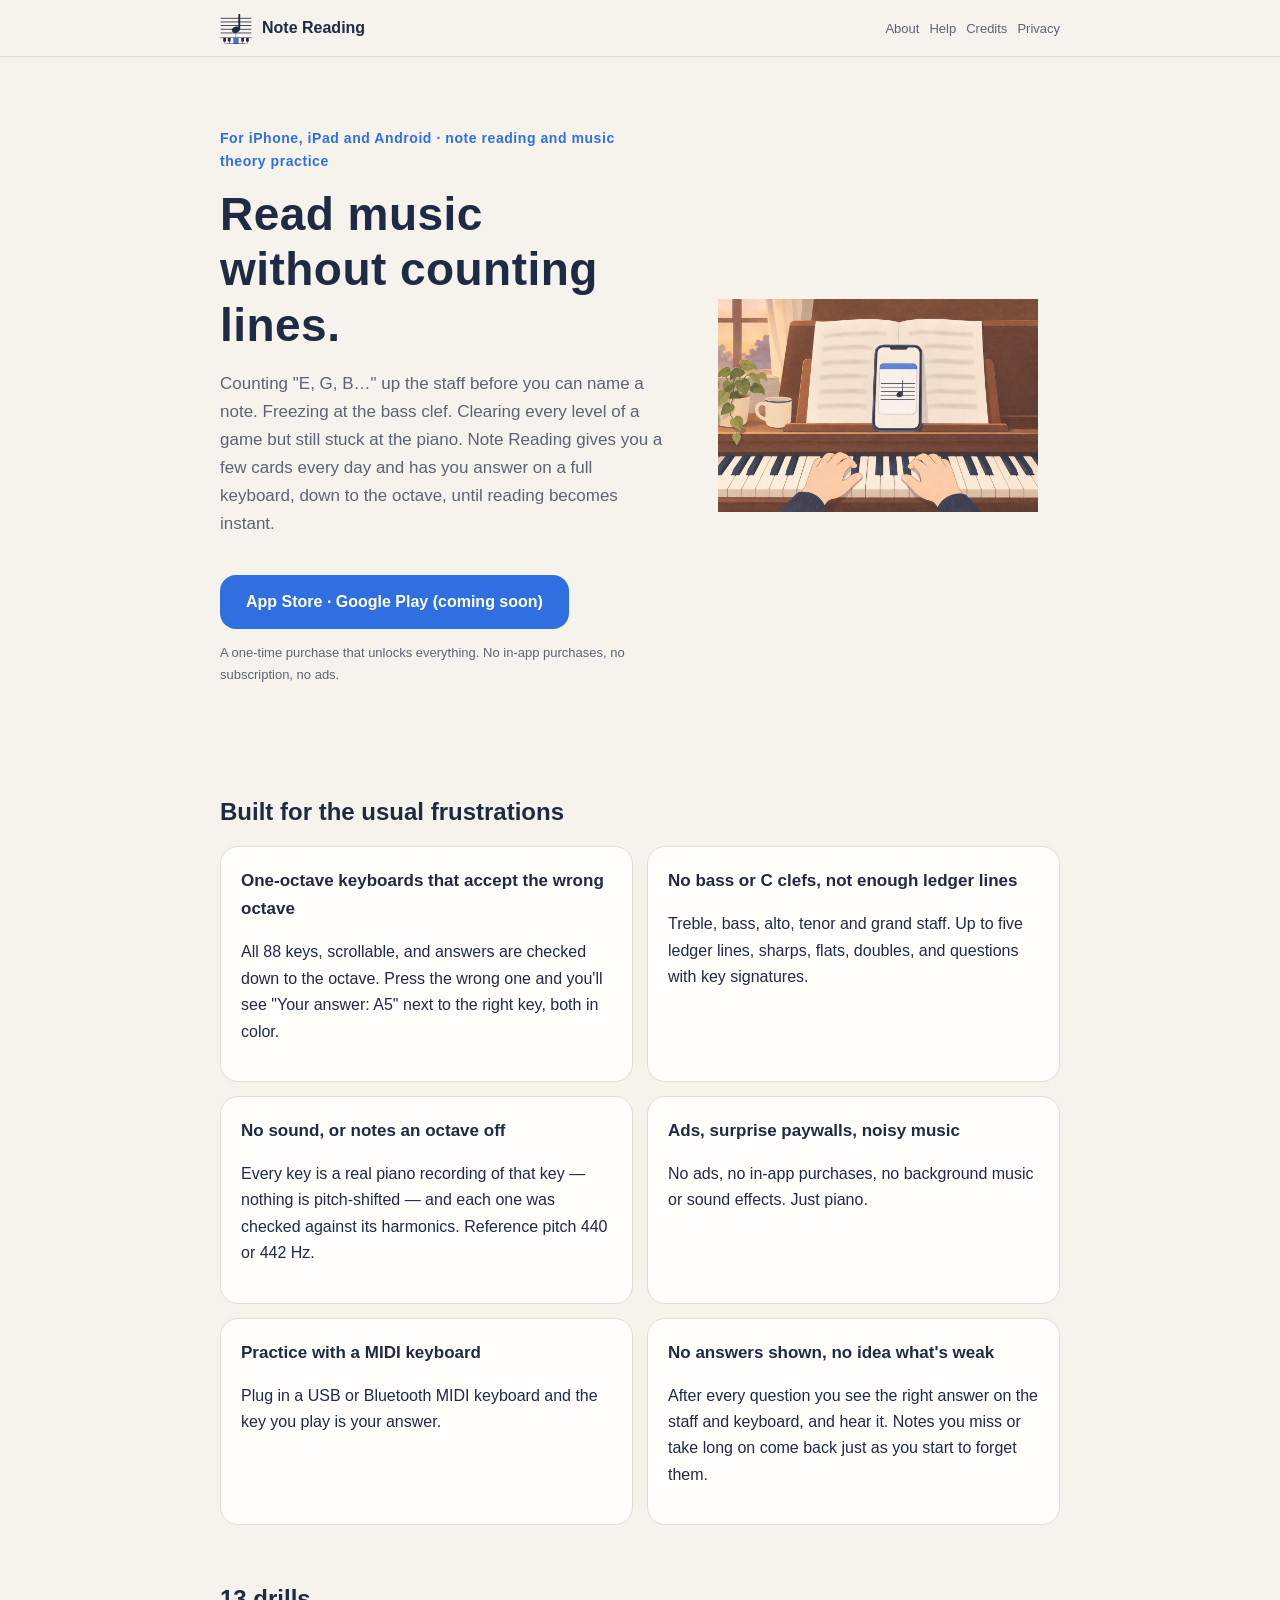
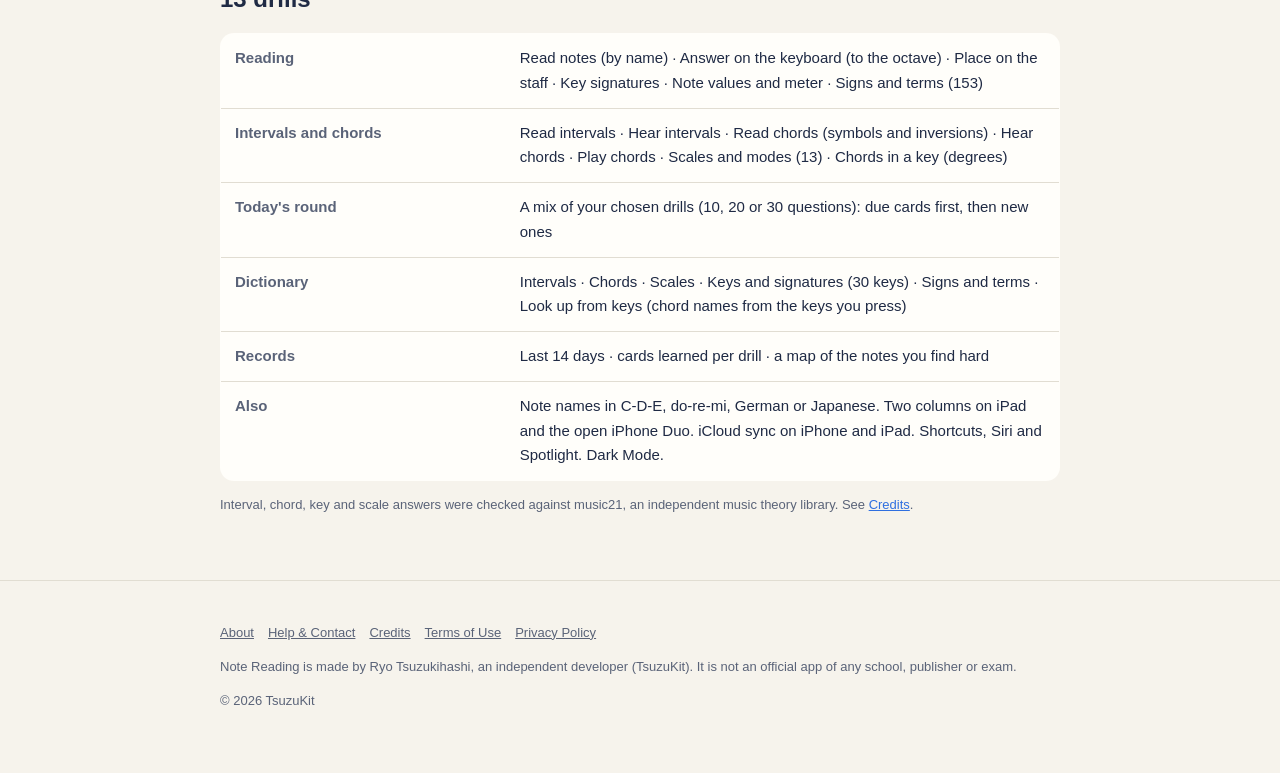
<file: index.html>
<!DOCTYPE html>
<html lang="ja" data-title-ja="譜読みカード｜譜読み・楽典・聴音の練習（iPhone・iPad・Android）" data-title-en="Note Reading | Sight-reading and music theory practice">
<head>
<meta charset="UTF-8">
<meta name="viewport" content="width=device-width, initial-scale=1">
<script>(function(){var l=navigator.languages&&navigator.languages.length?navigator.languages:[navigator.language||"ja"],p="en";for(var i=0;i<l.length;i++){var c=String(l[i]).toLowerCase();if(c.indexOf("ja")===0){p="ja";break}if(c.indexOf("en")===0){p="en";break}}var d=document.documentElement;d.lang=p;var t=d.getAttribute("data-title-"+p);if(t){document.title=t}})();</script>
<title>譜読みカード｜譜読み・楽典・聴音の練習（iPhone・iPad・Android）</title>
<meta name="description" content="五線の音を線を数えずに読めるようになる練習アプリ。ト音・ヘ音・ハ音記号、88鍵でオクターブまで答える、音程・和音・調号・音階・用語、耳でも。広告なし・買い切り。 / Learn to read notes instantly in treble, bass and C clefs. Answer on a full 88-key keyboard down to the octave, plus intervals, chords, key signatures, scales, terms and ear training. No ads, one-time purchase.">
<meta property="og:title" content="譜読みカード｜譜読み・楽典・聴音の練習（iPhone・iPad・Android）">
<meta property="og:description" content="五線の音を線を数えずに読めるようになる練習アプリ。ト音・ヘ音・ハ音記号、88鍵でオクターブまで答える、音程・和音・調号・音階・用語、耳でも。広告なし・買い切り。">
<meta property="og:type" content="website">
<meta property="og:url" content="https://fuyomi.tsuzukit.com/">
<meta property="og:image" content="https://fuyomi.tsuzukit.com/assets/og.jpg">
<link rel="icon" href="assets/icon.png">
<link rel="apple-touch-icon" href="assets/icon.png">
<link rel="stylesheet" href="style.css">
</head>
<body>
<div data-l="ja" lang="ja">
<header class="site"><div class="wrap">
<a class="brand" href="./"><img src="assets/icon.png" alt="" width="32" height="32">譜読みカード</a>
<nav class="site"><a href="./">紹介</a><a href="support.html">使い方</a><a href="sources.html">出典</a><a href="privacy.html">プライバシー</a></nav>
</div></header>
<main class="wrap">
<section class="hero">
<div>
<p class="eyebrow">iPhone・iPad・Android 向け・譜読みと楽典の練習</p>
<h1>線を数えずに、<br>楽譜を読む。</h1>
<p class="lead">「ド、レ、ミ…」と線を数えないと読めない。ヘ音記号になると止まる。ゲームではクリアできるのに、ピアノの前では読めない。「譜読みカード」は、五線の音を毎日少しずつカードで確かめ、鍵盤でオクターブまで答えて、本当に読めるようにするためのアプリです。</p>
<a class="cta" href="#store" id="store">App Store・Google Play で見る（準備中）</a>
<p class="note">買い切りの有料アプリです。一度買えば、すべての機能が使えます。アプリ内課金・サブスクリプション・広告はありません。</p>
</div>
<img src="assets/hero.jpg" alt="夕方のリビングで、ピアノの譜面台に立てかけたスマホに五線と音符のカードが出ていて、鍵盤に両手がのっている絵" width="360">
</section>

<h2>こんな困りごとのために作りました</h2>
<div class="grid two">
<div class="card"><h3>鍵盤が1オクターブしかない・オクターブちがいでも正解になる</h3><p>鍵盤は88鍵ぜんぶ。横に送れます。判定はオクターブまで。ちがう高さを押したときは「あなたの答え: ラ（A5）」と、押した鍵と正しい鍵を色で見せます。</p></div>
<div class="card"><h3>ヘ音記号やハ音記号が無い・加線が足りない</h3><p>ト音・ヘ音・アルト・テナー・大譜表の5つ。加線は上下5本まで、♯・♭・ダブルシャープ・ダブルフラット、調号つきの出題も選べます。</p></div>
<div class="card"><h3>音が出ない・1オクターブ高い音が鳴る</h3><p>ピアノの音は88鍵それぞれの本物の録音です（高さをずらして作っていません）。全部の鍵がその鍵の高さかを、倍音の並びで確かめました。基準の音は 440Hz と 442Hz。</p></div>
<div class="card"><h3>広告・後出しの課金・うるさい BGM</h3><p>広告もアプリ内課金もありません。BGM と効果音も入れていません。鳴るのはピアノの音だけです。</p></div>
<div class="card"><h3>MIDI の鍵盤で練習したい</h3><p>USB・Bluetooth の MIDI 鍵盤で、弾いた鍵がそのまま答えになります。</p></div>
<div class="card"><h3>正解を見せてくれない・苦手が分からない</h3><p>判定のあと、正しい答えを五線・鍵盤・音で必ず見せます。まちがえた音と、時間がかかった音は「苦手」に入り、忘れかけたころにもう一度出ます。</p></div>
</div>

<h2>13のドリル</h2>
<table>
<tr><th>譜を読む</th><td>音符を読む（音名で）・鍵盤で答える（オクターブまで）・五線に置く・調号・音符の長さと拍子・記号と用語（153語）</td></tr>
<tr><th>音程と和音</th><td>音程を見る・音程を聞く・和音を見る（コードネーム・転回形）・和音を聞く・コードを弾く・音階と旋法（13種）・調の中の和音（度数）</td></tr>
<tr><th>今日の1回</th><td>選んだドリルを混ぜた1回（10・20・30問）。忘れかけ → はじめて の順に出します</td></tr>
<tr><th>辞典</th><td>音程・和音・音階・調と調号（30調）・記号と用語・鍵盤から引く（押した音から和音の名前）</td></tr>
<tr><th>記録</th><td>14日の正解率・ドリルごとの覚えた数・苦手な音の地図（鍵盤の上に色）</td></tr>
<tr><th>そのほか</th><td>音名はドレミ・CDE・ドイツ音名・ハニホから。iPad と iPhone Duo を開いた横長の画面では、問いと答えを左右に並べます。iCloud で記録がそろいます（iPhone・iPad）。ショートカット・Siri・Spotlight。ダークモード</td></tr>
</table>
<p class="note">音程・和音・調・音階の答えは、別の作りの音楽理論のライブラリ music21 の答えと全部突き合わせて確かめています。くわしくは<a href="sources.html">素材の出典</a>へ。</p>
</main>
<footer class="site"><div class="wrap">
<p><a href="./">紹介</a><a href="support.html">使い方とお問い合わせ</a><a href="sources.html">素材の出典</a><a href="terms.html">利用規約</a><a href="privacy.html">プライバシーポリシー</a></p>
<p>譜読みカードは、個人開発者の續橋涼（TsuzuKit）が作っているアプリです。学校・教室・出版社・検定の公式アプリではありません。</p>
<p>© 2026 TsuzuKit</p>
</div></footer>
</div>
<div data-l="en" lang="en">
<header class="site"><div class="wrap">
<a class="brand" href="./"><img src="assets/icon.png" alt="" width="32" height="32">Note Reading</a>
<nav class="site"><a href="./">About</a><a href="support.html">Help</a><a href="sources.html">Credits</a><a href="privacy.html">Privacy</a></nav>
</div></header>
<main class="wrap">
<section class="hero">
<div>
<p class="eyebrow">For iPhone, iPad and Android · note reading and music theory practice</p>
<h1>Read music<br>without counting lines.</h1>
<p class="lead">Counting "E, G, B…" up the staff before you can name a note. Freezing at the bass clef. Clearing every level of a game but still stuck at the piano. Note Reading gives you a few cards every day and has you answer on a full keyboard, down to the octave, until reading becomes instant.</p>
<a class="cta" href="#store" id="store">App Store · Google Play (coming soon)</a>
<p class="note">A one-time purchase that unlocks everything. No in-app purchases, no subscription, no ads.</p>
</div>
<img src="assets/hero.jpg" alt="An evening living room: a phone leaning on a piano's music stand shows a card with one note on a staff, hands resting on the keys" width="360">
</section>

<h2>Built for the usual frustrations</h2>
<div class="grid two">
<div class="card"><h3>One-octave keyboards that accept the wrong octave</h3><p>All 88 keys, scrollable, and answers are checked down to the octave. Press the wrong one and you'll see "Your answer: A5" next to the right key, both in color.</p></div>
<div class="card"><h3>No bass or C clefs, not enough ledger lines</h3><p>Treble, bass, alto, tenor and grand staff. Up to five ledger lines, sharps, flats, doubles, and questions with key signatures.</p></div>
<div class="card"><h3>No sound, or notes an octave off</h3><p>Every key is a real piano recording of that key — nothing is pitch-shifted — and each one was checked against its harmonics. Reference pitch 440 or 442 Hz.</p></div>
<div class="card"><h3>Ads, surprise paywalls, noisy music</h3><p>No ads, no in-app purchases, no background music or sound effects. Just piano.</p></div>
<div class="card"><h3>Practice with a MIDI keyboard</h3><p>Plug in a USB or Bluetooth MIDI keyboard and the key you play is your answer.</p></div>
<div class="card"><h3>No answers shown, no idea what's weak</h3><p>After every question you see the right answer on the staff and keyboard, and hear it. Notes you miss or take long on come back just as you start to forget them.</p></div>
</div>

<h2>13 drills</h2>
<table>
<tr><th>Reading</th><td>Read notes (by name) · Answer on the keyboard (to the octave) · Place on the staff · Key signatures · Note values and meter · Signs and terms (153)</td></tr>
<tr><th>Intervals and chords</th><td>Read intervals · Hear intervals · Read chords (symbols and inversions) · Hear chords · Play chords · Scales and modes (13) · Chords in a key (degrees)</td></tr>
<tr><th>Today's round</th><td>A mix of your chosen drills (10, 20 or 30 questions): due cards first, then new ones</td></tr>
<tr><th>Dictionary</th><td>Intervals · Chords · Scales · Keys and signatures (30 keys) · Signs and terms · Look up from keys (chord names from the keys you press)</td></tr>
<tr><th>Records</th><td>Last 14 days · cards learned per drill · a map of the notes you find hard</td></tr>
<tr><th>Also</th><td>Note names in C-D-E, do-re-mi, German or Japanese. Two columns on iPad and the open iPhone Duo. iCloud sync on iPhone and iPad. Shortcuts, Siri and Spotlight. Dark Mode.</td></tr>
</table>
<p class="note">Interval, chord, key and scale answers were checked against music21, an independent music theory library. See <a href="sources.html">Credits</a>.</p>
</main>
<footer class="site"><div class="wrap">
<p><a href="./">About</a><a href="support.html">Help & Contact</a><a href="sources.html">Credits</a><a href="terms.html">Terms of Use</a><a href="privacy.html">Privacy Policy</a></p>
<p>Note Reading is made by Ryo Tsuzukihashi, an independent developer (TsuzuKit). It is not an official app of any school, publisher or exam.</p>
<p>© 2026 TsuzuKit</p>
</div></footer>
</div>
</body>
</html>
</file>
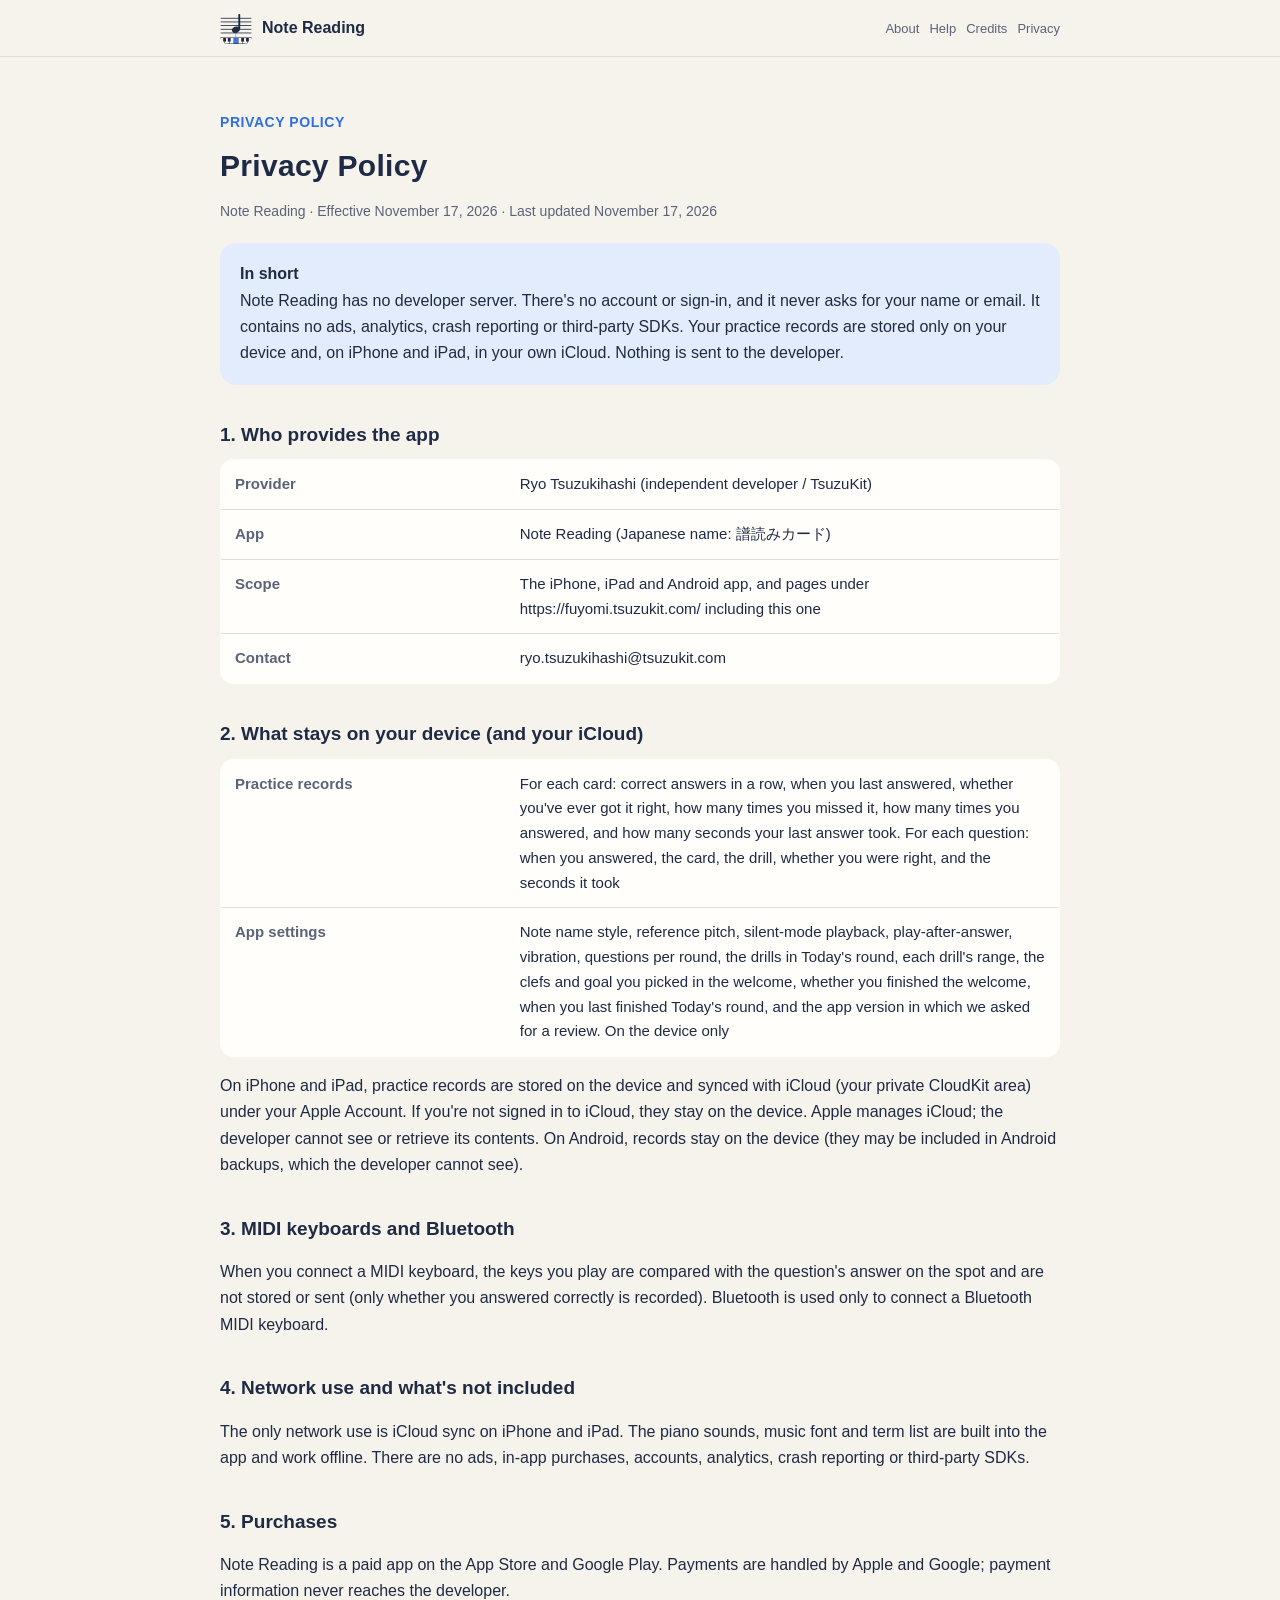
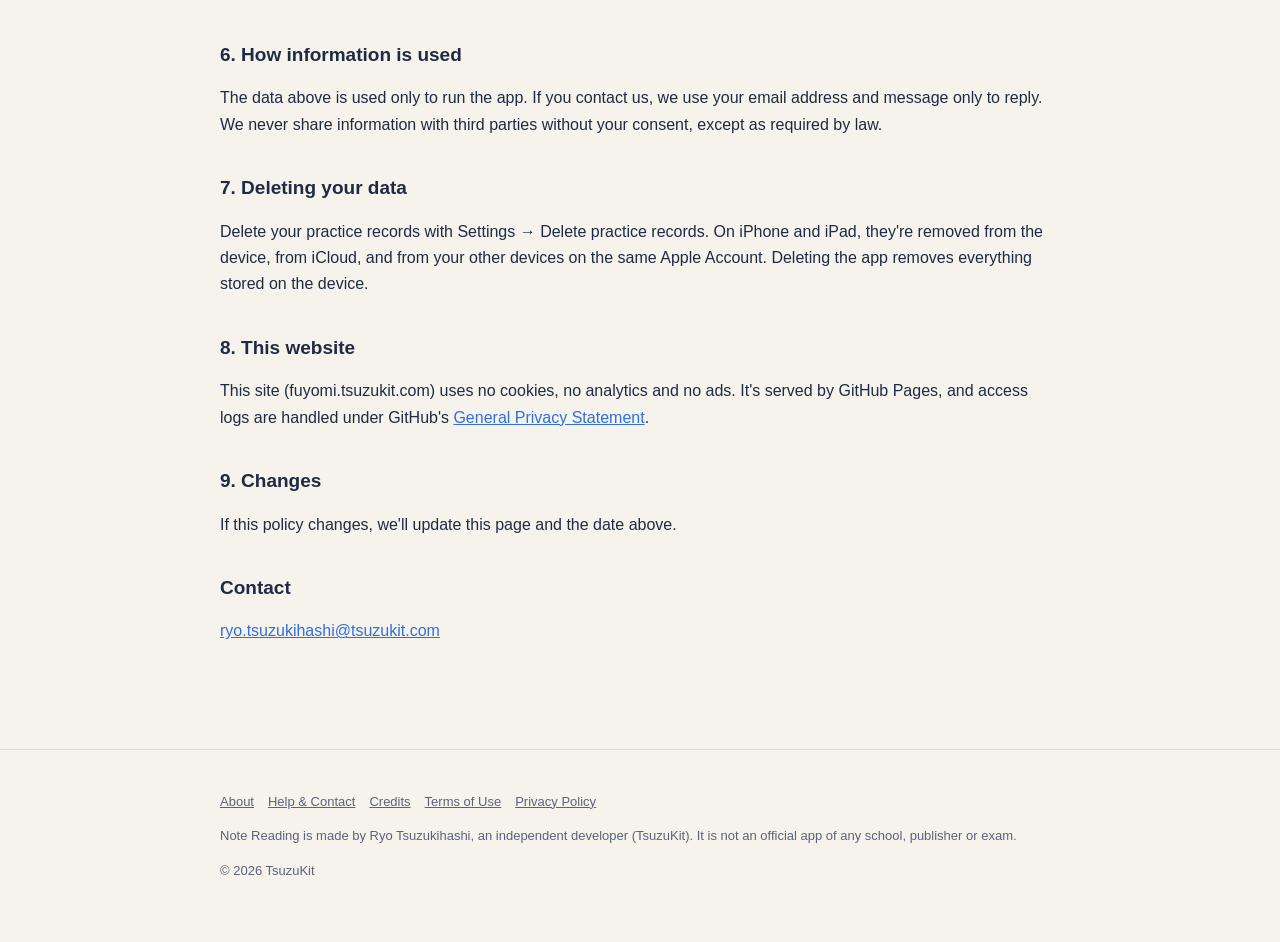
<file: privacy.html>
<!DOCTYPE html>
<html lang="ja" data-title-ja="プライバシーポリシー - 譜読みカード" data-title-en="Privacy Policy - Note Reading">
<head>
<meta charset="UTF-8">
<meta name="viewport" content="width=device-width, initial-scale=1">
<script>(function(){var l=navigator.languages&&navigator.languages.length?navigator.languages:[navigator.language||"ja"],p="en";for(var i=0;i<l.length;i++){var c=String(l[i]).toLowerCase();if(c.indexOf("ja")===0){p="ja";break}if(c.indexOf("en")===0){p="en";break}}var d=document.documentElement;d.lang=p;var t=d.getAttribute("data-title-"+p);if(t){document.title=t}})();</script>
<title>プライバシーポリシー - 譜読みカード</title>
<meta name="description" content="譜読みカードのプライバシーポリシー。開発者は個人情報を集めません。練習の記録は端末とあなたの iCloud にだけ置きます。 / Privacy Policy for Note Reading. The developer collects no personal information. Practice records stay on your device and in your own iCloud.">
<meta property="og:title" content="プライバシーポリシー - 譜読みカード">
<meta property="og:description" content="譜読みカードのプライバシーポリシー。開発者は個人情報を集めません。練習の記録は端末とあなたの iCloud にだけ置きます。">
<meta property="og:type" content="website">
<meta property="og:url" content="https://fuyomi.tsuzukit.com/privacy.html">
<meta property="og:image" content="https://fuyomi.tsuzukit.com/assets/og.jpg">
<link rel="icon" href="assets/icon.png">
<link rel="apple-touch-icon" href="assets/icon.png">
<link rel="stylesheet" href="style.css">
</head>
<body>
<div data-l="ja" lang="ja">
<header class="site"><div class="wrap">
<a class="brand" href="./"><img src="assets/icon.png" alt="" width="32" height="32">譜読みカード</a>
<nav class="site"><a href="./">紹介</a><a href="support.html">使い方</a><a href="sources.html">出典</a><a href="privacy.html">プライバシー</a></nav>
</div></header>
<main class="wrap">
<article class="doc">
<p class="eyebrow">PRIVACY POLICY</p>
<h1>プライバシーポリシー</h1>
<p class="meta">譜読みカード／制定日 2026年11月17日／改定日 2026年11月17日</p>
<div class="summary"><strong>このポリシーの要旨</strong><br>譜読みカードは、開発者のサーバーを持たないアプリです。アカウント登録やログインはなく、名前やメールアドレスを尋ねることもありません。広告、分析ツール、クラッシュを報告する仕組み、外部の会社の SDK は入れていません。練習の記録は、あなたの端末の中と、iPhone・iPad ではあなた自身の iCloud にだけ保存します。開発者には何も届きません。</div>
<h2>1. 提供者</h2>
<table>
<tr><th>提供者</th><td>續橋涼（個人開発者 / TsuzuKit）</td></tr>
<tr><th>アプリ名</th><td>譜読みカード（英語名 Note Reading）</td></tr>
<tr><th>対象</th><td>iPhone・iPad・Android 向けアプリと、このページを含む https://fuyomi.tsuzukit.com/ 配下のページ</td></tr>
<tr><th>連絡先</th><td>ryo.tsuzukihashi@tsuzukit.com</td></tr>
</table>
<h2>2. 端末（と、あなたの iCloud）で扱うもの</h2>
<table>
<tr><th>練習の記録</th><td>カードごとの、つづけて当てた回数・最後に答えた日時・当てたことがあるか・まちがえた回数・答えた回数・最後に答えるまでにかかった秒と、1問ごとの答えた日時・カード・ドリル・正しかったか・かかった秒</td></tr>
<tr><th>アプリの設定</th><td>音名の書き方、基準の音、消音スイッチの扱い、答えたあとに鳴らすか、振動、1回の問題数、今日の1回に入れるドリル、ドリルごとの範囲、案内で選んだ記号と目的、案内を終えたかどうか、今日の1回を最後に終えた日、レビューのお願いを出した版。端末の中だけ</td></tr>
</table>
<p>iPhone・iPad では、練習の記録を端末の中に保存し、あなたの Apple アカウントの iCloud（CloudKit のあなた専用の領域）と同期します。iCloud にサインインしていないときは、端末の中にだけ残ります。iCloud の中身は Apple が管理しており、開発者は見ることも取り出すこともできません。Android では、端末の中にだけ保存します（Android のバックアップに入ることがありますが、開発者は見られません）。</p>
<h2>3. MIDI の鍵盤と Bluetooth</h2>
<p>MIDI の鍵盤をつないだとき、弾いた鍵は、その場で問題の答えと比べるためだけに使い、保存も送信もしません（記録に残るのは、問題に正しく答えたかどうかだけです）。Bluetooth は、Bluetooth の MIDI 鍵盤をつなぐときだけ使います。</p>
<h2>4. 通信と、入れていないもの</h2>
<p>本アプリが通信するのは、iPhone・iPad の iCloud との同期だけです。ピアノの音・楽譜の書体・用語の表はアプリの中に入っていて、ネットにつながっていなくても使えます。広告・アプリ内課金・アカウント登録・分析ツール・クラッシュの報告・外部の会社の SDK は入れていません。</p>
<h2>5. 購入</h2>
<p>本アプリは App Store と Google Play の有料アプリです。お支払いは Apple・Google が処理し、支払いの情報は開発者には届きません。</p>
<h2>6. 情報を使う目的</h2>
<p>上のものは、アプリを動かすためだけに使います。お問い合わせをいただいたときは、メールアドレスと内容をお返事のためだけに使います。法令にもとづく場合を除き、本人の同意なく第三者に渡すことはありません。</p>
<h2>7. 消したいとき</h2>
<p>練習の記録は、アプリの「設定」→「練習の記録を消す」で消せます。iPhone・iPad では、端末の中と iCloud から消え、同じ Apple アカウントのほかの端末からも消えます。アプリを消すと、端末の中のものは消えます。</p>
<h2>8. このウェブサイトについて</h2>
<p>このサイト（fuyomi.tsuzukit.com）は、Cookie も、アクセスを計測する仕組みも、広告も使っていません。サイトは GitHub Pages で配信しており、配信の記録は GitHub の <a href="https://docs.github.com/ja/site-policy/privacy-policies/github-general-privacy-statement">プライバシーについての声明</a> に沿って扱われます。</p>
<h2>9. 改定</h2>
<p>このポリシーを変えるときは、このページを書きかえ、上の改定日を新しくします。</p>
<h2>お問い合わせ</h2>
<p><a href="mailto:ryo.tsuzukihashi@tsuzukit.com">ryo.tsuzukihashi@tsuzukit.com</a></p>
</article>
</main>
<footer class="site"><div class="wrap">
<p><a href="./">紹介</a><a href="support.html">使い方とお問い合わせ</a><a href="sources.html">素材の出典</a><a href="terms.html">利用規約</a><a href="privacy.html">プライバシーポリシー</a></p>
<p>譜読みカードは、個人開発者の續橋涼（TsuzuKit）が作っているアプリです。学校・教室・出版社・検定の公式アプリではありません。</p>
<p>© 2026 TsuzuKit</p>
</div></footer>
</div>
<div data-l="en" lang="en">
<header class="site"><div class="wrap">
<a class="brand" href="./"><img src="assets/icon.png" alt="" width="32" height="32">Note Reading</a>
<nav class="site"><a href="./">About</a><a href="support.html">Help</a><a href="sources.html">Credits</a><a href="privacy.html">Privacy</a></nav>
</div></header>
<main class="wrap">
<article class="doc">
<p class="eyebrow">PRIVACY POLICY</p>
<h1>Privacy Policy</h1>
<p class="meta">Note Reading · Effective November 17, 2026 · Last updated November 17, 2026</p>
<div class="summary"><strong>In short</strong><br>Note Reading has no developer server. There's no account or sign-in, and it never asks for your name or email. It contains no ads, analytics, crash reporting or third-party SDKs. Your practice records are stored only on your device and, on iPhone and iPad, in your own iCloud. Nothing is sent to the developer.</div>
<h2>1. Who provides the app</h2>
<table>
<tr><th>Provider</th><td>Ryo Tsuzukihashi (independent developer / TsuzuKit)</td></tr>
<tr><th>App</th><td>Note Reading (Japanese name: 譜読みカード)</td></tr>
<tr><th>Scope</th><td>The iPhone, iPad and Android app, and pages under https://fuyomi.tsuzukit.com/ including this one</td></tr>
<tr><th>Contact</th><td>ryo.tsuzukihashi@tsuzukit.com</td></tr>
</table>
<h2>2. What stays on your device (and your iCloud)</h2>
<table>
<tr><th>Practice records</th><td>For each card: correct answers in a row, when you last answered, whether you've ever got it right, how many times you missed it, how many times you answered, and how many seconds your last answer took. For each question: when you answered, the card, the drill, whether you were right, and the seconds it took</td></tr>
<tr><th>App settings</th><td>Note name style, reference pitch, silent-mode playback, play-after-answer, vibration, questions per round, the drills in Today's round, each drill's range, the clefs and goal you picked in the welcome, whether you finished the welcome, when you last finished Today's round, and the app version in which we asked for a review. On the device only</td></tr>
</table>
<p>On iPhone and iPad, practice records are stored on the device and synced with iCloud (your private CloudKit area) under your Apple Account. If you're not signed in to iCloud, they stay on the device. Apple manages iCloud; the developer cannot see or retrieve its contents. On Android, records stay on the device (they may be included in Android backups, which the developer cannot see).</p>
<h2>3. MIDI keyboards and Bluetooth</h2>
<p>When you connect a MIDI keyboard, the keys you play are compared with the question's answer on the spot and are not stored or sent (only whether you answered correctly is recorded). Bluetooth is used only to connect a Bluetooth MIDI keyboard.</p>
<h2>4. Network use and what's not included</h2>
<p>The only network use is iCloud sync on iPhone and iPad. The piano sounds, music font and term list are built into the app and work offline. There are no ads, in-app purchases, accounts, analytics, crash reporting or third-party SDKs.</p>
<h2>5. Purchases</h2>
<p>Note Reading is a paid app on the App Store and Google Play. Payments are handled by Apple and Google; payment information never reaches the developer.</p>
<h2>6. How information is used</h2>
<p>The data above is used only to run the app. If you contact us, we use your email address and message only to reply. We never share information with third parties without your consent, except as required by law.</p>
<h2>7. Deleting your data</h2>
<p>Delete your practice records with Settings → Delete practice records. On iPhone and iPad, they're removed from the device, from iCloud, and from your other devices on the same Apple Account. Deleting the app removes everything stored on the device.</p>
<h2>8. This website</h2>
<p>This site (fuyomi.tsuzukit.com) uses no cookies, no analytics and no ads. It's served by GitHub Pages, and access logs are handled under GitHub's <a href="https://docs.github.com/en/site-policy/privacy-policies/github-general-privacy-statement">General Privacy Statement</a>.</p>
<h2>9. Changes</h2>
<p>If this policy changes, we'll update this page and the date above.</p>
<h2>Contact</h2>
<p><a href="mailto:ryo.tsuzukihashi@tsuzukit.com">ryo.tsuzukihashi@tsuzukit.com</a></p>
</article>
</main>
<footer class="site"><div class="wrap">
<p><a href="./">About</a><a href="support.html">Help & Contact</a><a href="sources.html">Credits</a><a href="terms.html">Terms of Use</a><a href="privacy.html">Privacy Policy</a></p>
<p>Note Reading is made by Ryo Tsuzukihashi, an independent developer (TsuzuKit). It is not an official app of any school, publisher or exam.</p>
<p>© 2026 TsuzuKit</p>
</div></footer>
</div>
</body>
</html>
</file>
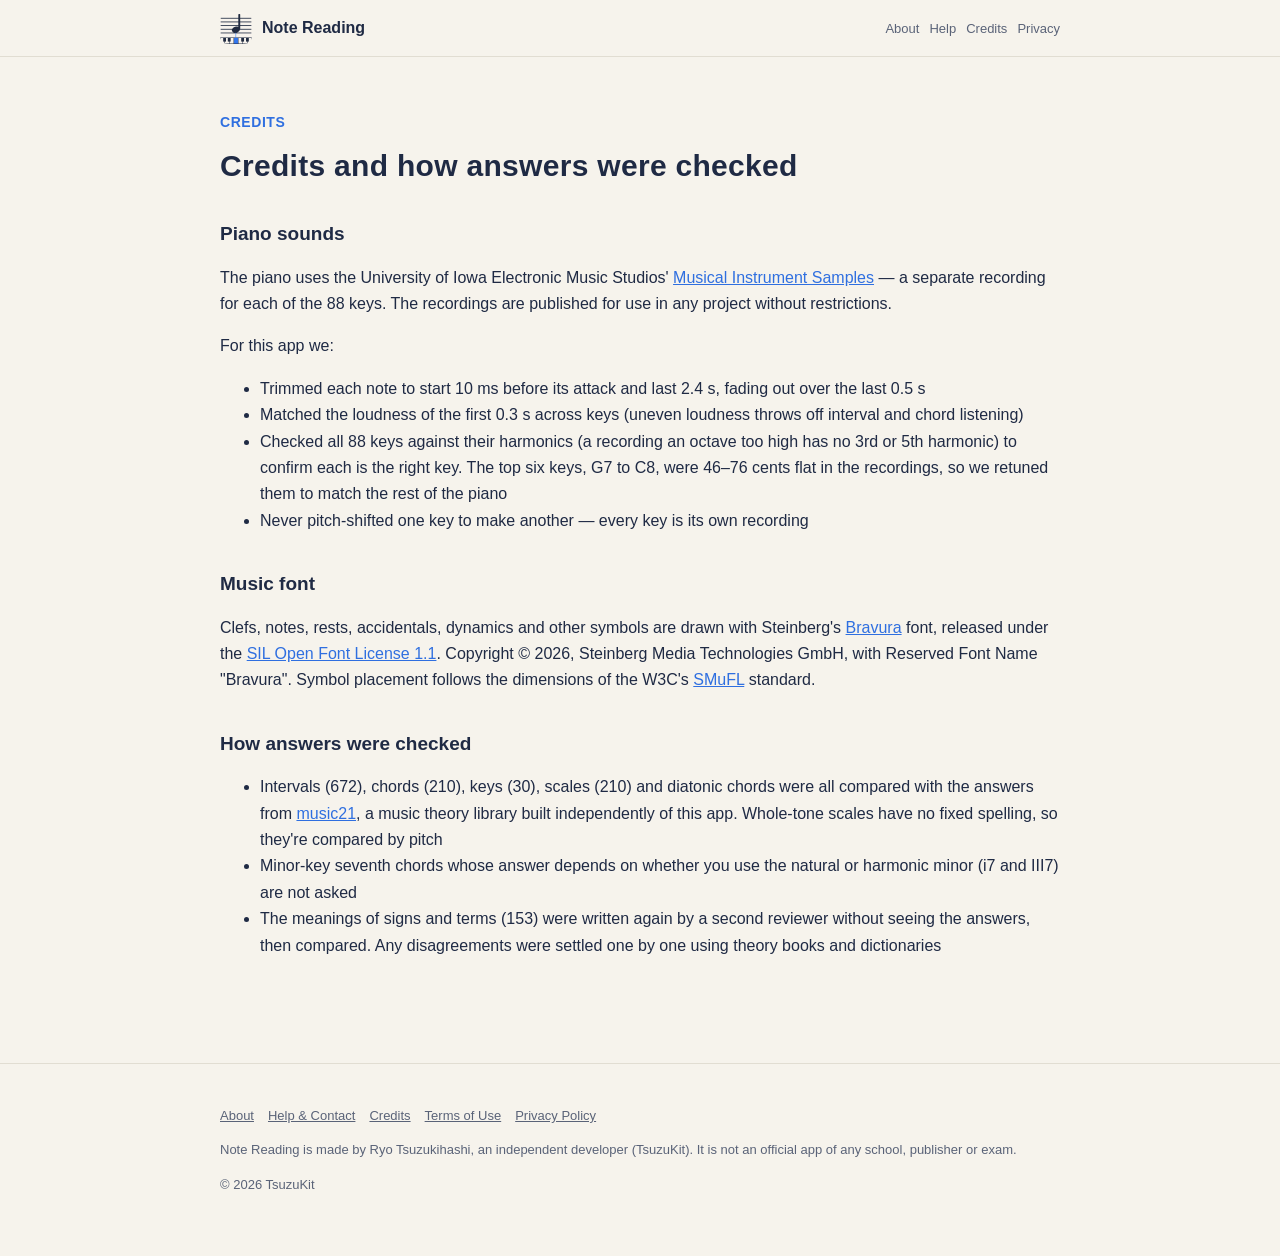
<file: sources.html>
<!DOCTYPE html>
<html lang="ja" data-title-ja="素材の出典と答えの確かめ方 - 譜読みカード" data-title-en="Credits - Note Reading">
<head>
<meta charset="UTF-8">
<meta name="viewport" content="width=device-width, initial-scale=1">
<script>(function(){var l=navigator.languages&&navigator.languages.length?navigator.languages:[navigator.language||"ja"],p="en";for(var i=0;i<l.length;i++){var c=String(l[i]).toLowerCase();if(c.indexOf("ja")===0){p="ja";break}if(c.indexOf("en")===0){p="en";break}}var d=document.documentElement;d.lang=p;var t=d.getAttribute("data-title-"+p);if(t){document.title=t}})();</script>
<title>素材の出典と答えの確かめ方 - 譜読みカード</title>
<meta name="description" content="譜読みカードのピアノの音（アイオワ大学の録音）・楽譜の書体（Bravura）と、答えの確かめ方（music21 との照合）。 / Note Reading&#x27;s piano sounds (University of Iowa recordings), music font (Bravura), and how answers were checked against music21.">
<meta property="og:title" content="素材の出典と答えの確かめ方 - 譜読みカード">
<meta property="og:description" content="譜読みカードのピアノの音（アイオワ大学の録音）・楽譜の書体（Bravura）と、答えの確かめ方（music21 との照合）。">
<meta property="og:type" content="website">
<meta property="og:url" content="https://fuyomi.tsuzukit.com/sources.html">
<meta property="og:image" content="https://fuyomi.tsuzukit.com/assets/og.jpg">
<link rel="icon" href="assets/icon.png">
<link rel="apple-touch-icon" href="assets/icon.png">
<link rel="stylesheet" href="style.css">
</head>
<body>
<div data-l="ja" lang="ja">
<header class="site"><div class="wrap">
<a class="brand" href="./"><img src="assets/icon.png" alt="" width="32" height="32">譜読みカード</a>
<nav class="site"><a href="./">紹介</a><a href="support.html">使い方</a><a href="sources.html">出典</a><a href="privacy.html">プライバシー</a></nav>
</div></header>
<main class="wrap">
<article class="doc">
<p class="eyebrow">CREDITS</p>
<h1>素材の出典と、答えの確かめ方</h1>
<h2>ピアノの音</h2>
<p>アイオワ大学 電子音楽スタジオの楽器の録音（<a href="https://theremin.music.uiowa.edu/MIS.html">University of Iowa Electronic Music Studios — Musical Instrument Samples</a>）の、ピアノの88鍵それぞれの録音を使っています。この録音は、どんな作品にも制限なく使ってよいと公開されています。</p>
<p>このアプリでは、次のように整えました。</p>
<ul>
<li>鳴り始め（音が大きくなる所）の10ミリ秒前から2.4秒に切り、最後の0.5秒で消す</li>
<li>鳴り始めから0.3秒の大きさをそろえる（鍵によって大きさがちがうと、音程・和音の聞き取りがずれるため）</li>
<li>88鍵ぜんぶを、倍音の並び（1オクターブ上の録音なら3倍・5倍の倍音が無い）で確かめ、その鍵の高さであることを確かめた。いちばん上の G7〜C8 の6鍵は録音が46〜76セント低かったので、ほかの鍵の調律に合わせて高さを直した</li>
<li>高さをずらして別の鍵の音を作ることはしていません（どの鍵も、その鍵の録音です）</li>
</ul>
<h2>楽譜の書体</h2>
<p>音部記号・音符・休符・臨時記号・強弱記号などは、Steinberg の書体 <a href="https://github.com/steinbergmedia/bravura">Bravura</a> で描いています。Bravura は <a href="https://openfontlicense.org">SIL Open Font License 1.1</a> で公開されています。Copyright © 2026, Steinberg Media Technologies GmbH, with Reserved Font Name "Bravura". 記号の並べ方は、楽譜の書体の決まり <a href="https://w3c.github.io/smufl/latest/">SMuFL</a>（W3C）の寸法に従いました。</p>
<h2>答えの確かめ方</h2>
<ul>
<li>音程（672件）・和音（210件）・調（30調）・音階（210件）・調の中の和音の答えは、アプリとは別の作りの音楽理論のライブラリ <a href="https://web.mit.edu/music21/">music21</a> が出した答えと、全部を突き合わせて確かめました。全音音階は決まったつづりが無いので、音の高さで比べています</li>
<li>短調の七の和音のうち、自然短音階で取るか和声短音階で取るかで答えが分かれるもの（Ⅰ7・Ⅲ7）は、出題していません</li>
<li>記号と用語（153語）の意味は、作った係とは別の係が、答えを見ずに意味を書いて突き合わせました。食いちがったものは、楽典の本と辞典で1つずつ決めました</li>
</ul>
</article>
</main>
<footer class="site"><div class="wrap">
<p><a href="./">紹介</a><a href="support.html">使い方とお問い合わせ</a><a href="sources.html">素材の出典</a><a href="terms.html">利用規約</a><a href="privacy.html">プライバシーポリシー</a></p>
<p>譜読みカードは、個人開発者の續橋涼（TsuzuKit）が作っているアプリです。学校・教室・出版社・検定の公式アプリではありません。</p>
<p>© 2026 TsuzuKit</p>
</div></footer>
</div>
<div data-l="en" lang="en">
<header class="site"><div class="wrap">
<a class="brand" href="./"><img src="assets/icon.png" alt="" width="32" height="32">Note Reading</a>
<nav class="site"><a href="./">About</a><a href="support.html">Help</a><a href="sources.html">Credits</a><a href="privacy.html">Privacy</a></nav>
</div></header>
<main class="wrap">
<article class="doc">
<p class="eyebrow">CREDITS</p>
<h1>Credits and how answers were checked</h1>
<h2>Piano sounds</h2>
<p>The piano uses the University of Iowa Electronic Music Studios' <a href="https://theremin.music.uiowa.edu/MIS.html">Musical Instrument Samples</a> — a separate recording for each of the 88 keys. The recordings are published for use in any project without restrictions.</p>
<p>For this app we:</p>
<ul>
<li>Trimmed each note to start 10 ms before its attack and last 2.4 s, fading out over the last 0.5 s</li>
<li>Matched the loudness of the first 0.3 s across keys (uneven loudness throws off interval and chord listening)</li>
<li>Checked all 88 keys against their harmonics (a recording an octave too high has no 3rd or 5th harmonic) to confirm each is the right key. The top six keys, G7 to C8, were 46–76 cents flat in the recordings, so we retuned them to match the rest of the piano</li>
<li>Never pitch-shifted one key to make another — every key is its own recording</li>
</ul>
<h2>Music font</h2>
<p>Clefs, notes, rests, accidentals, dynamics and other symbols are drawn with Steinberg's <a href="https://github.com/steinbergmedia/bravura">Bravura</a> font, released under the <a href="https://openfontlicense.org">SIL Open Font License 1.1</a>. Copyright © 2026, Steinberg Media Technologies GmbH, with Reserved Font Name "Bravura". Symbol placement follows the dimensions of the W3C's <a href="https://w3c.github.io/smufl/latest/">SMuFL</a> standard.</p>
<h2>How answers were checked</h2>
<ul>
<li>Intervals (672), chords (210), keys (30), scales (210) and diatonic chords were all compared with the answers from <a href="https://web.mit.edu/music21/">music21</a>, a music theory library built independently of this app. Whole-tone scales have no fixed spelling, so they're compared by pitch</li>
<li>Minor-key seventh chords whose answer depends on whether you use the natural or harmonic minor (i7 and III7) are not asked</li>
<li>The meanings of signs and terms (153) were written again by a second reviewer without seeing the answers, then compared. Any disagreements were settled one by one using theory books and dictionaries</li>
</ul>
</article>
</main>
<footer class="site"><div class="wrap">
<p><a href="./">About</a><a href="support.html">Help & Contact</a><a href="sources.html">Credits</a><a href="terms.html">Terms of Use</a><a href="privacy.html">Privacy Policy</a></p>
<p>Note Reading is made by Ryo Tsuzukihashi, an independent developer (TsuzuKit). It is not an official app of any school, publisher or exam.</p>
<p>© 2026 TsuzuKit</p>
</div></footer>
</div>
</body>
</html>
</file>
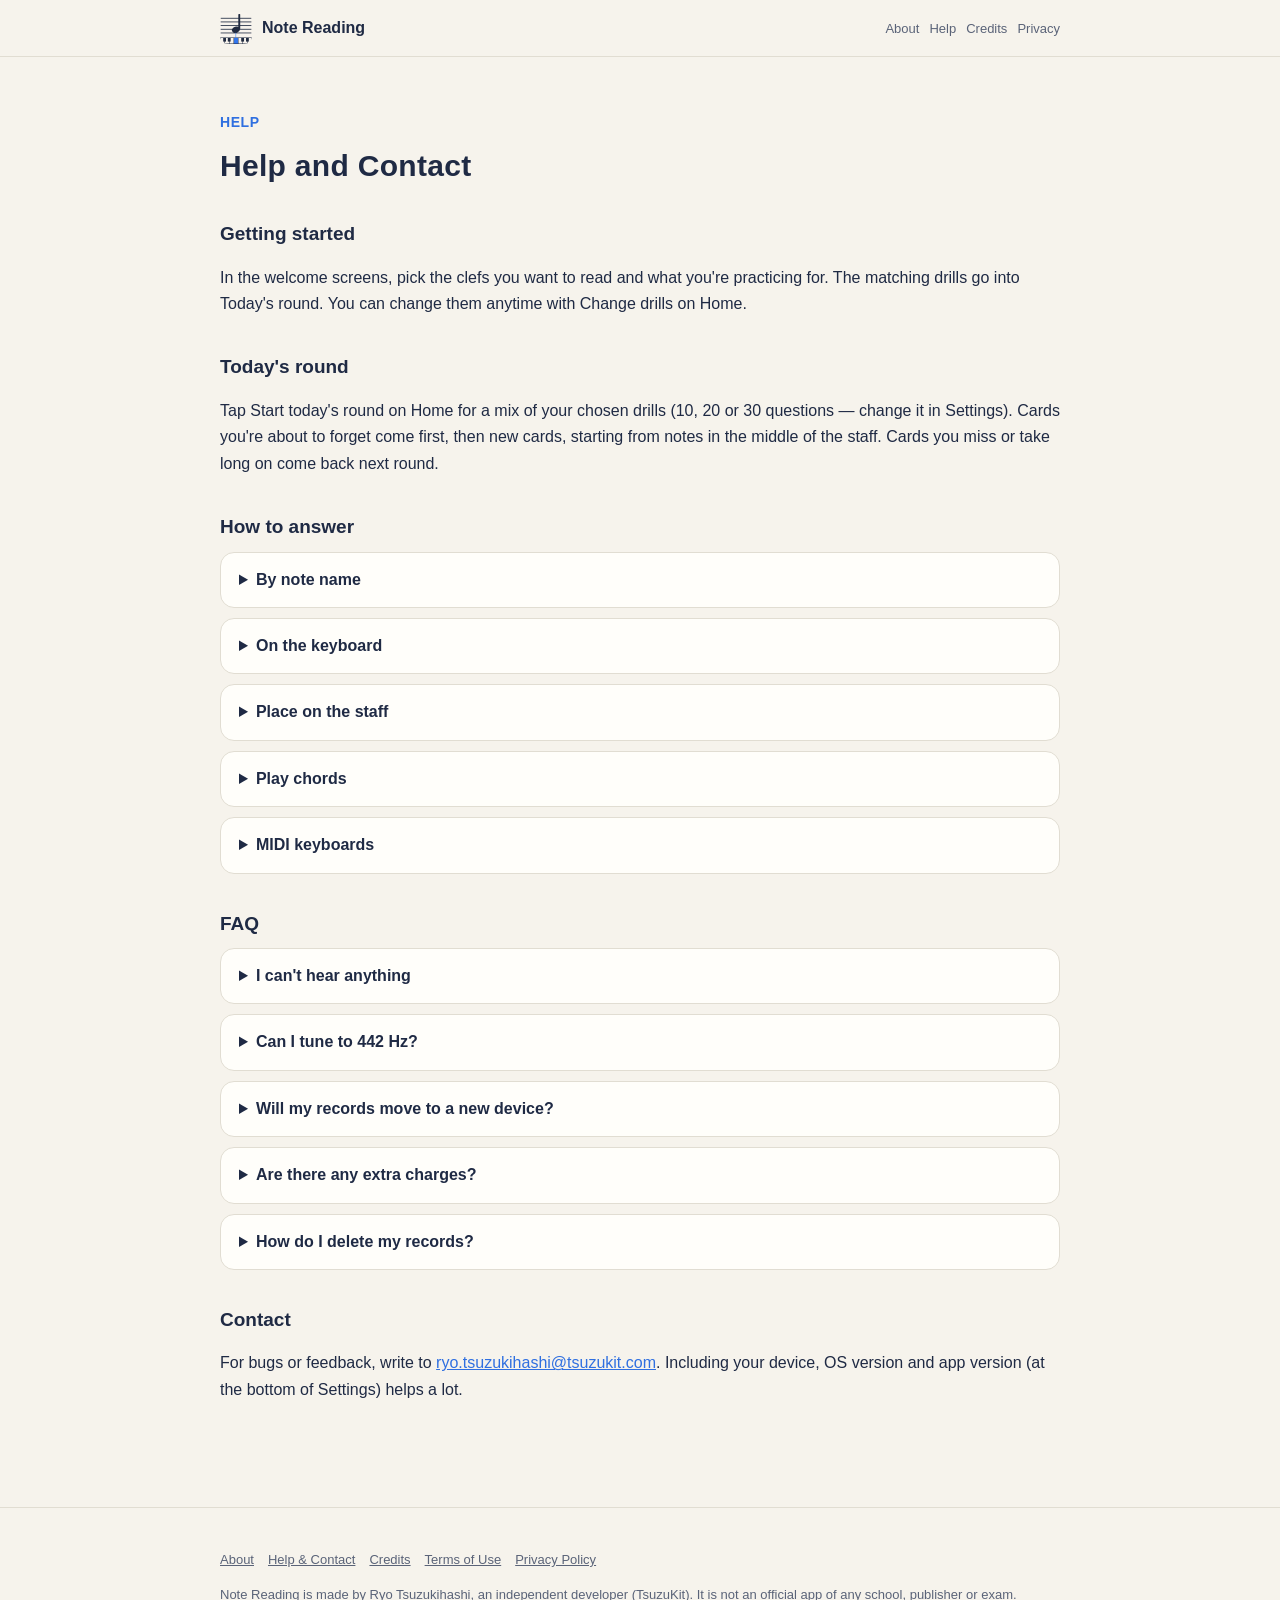
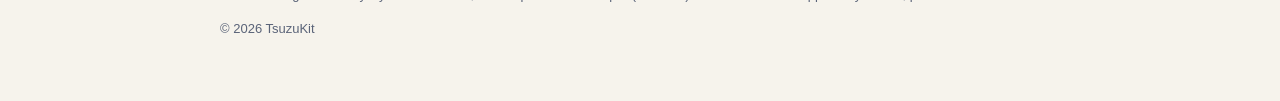
<file: support.html>
<!DOCTYPE html>
<html lang="ja" data-title-ja="使い方とお問い合わせ - 譜読みカード" data-title-en="Help &amp; Contact - Note Reading">
<head>
<meta charset="UTF-8">
<meta name="viewport" content="width=device-width, initial-scale=1">
<script>(function(){var l=navigator.languages&&navigator.languages.length?navigator.languages:[navigator.language||"ja"],p="en";for(var i=0;i<l.length;i++){var c=String(l[i]).toLowerCase();if(c.indexOf("ja")===0){p="ja";break}if(c.indexOf("en")===0){p="en";break}}var d=document.documentElement;d.lang=p;var t=d.getAttribute("data-title-"+p);if(t){document.title=t}})();</script>
<title>使い方とお問い合わせ - 譜読みカード</title>
<meta name="description" content="譜読みカードの使い方（今日の1回・答え方・MIDI 鍵盤）とよくあるご質問、お問い合わせ。 / How to use Note Reading (Today&#x27;s round, answering, MIDI keyboards), FAQ and contact.">
<meta property="og:title" content="使い方とお問い合わせ - 譜読みカード">
<meta property="og:description" content="譜読みカードの使い方（今日の1回・答え方・MIDI 鍵盤）とよくあるご質問、お問い合わせ。">
<meta property="og:type" content="website">
<meta property="og:url" content="https://fuyomi.tsuzukit.com/support.html">
<meta property="og:image" content="https://fuyomi.tsuzukit.com/assets/og.jpg">
<link rel="icon" href="assets/icon.png">
<link rel="apple-touch-icon" href="assets/icon.png">
<link rel="stylesheet" href="style.css">
</head>
<body>
<div data-l="ja" lang="ja">
<header class="site"><div class="wrap">
<a class="brand" href="./"><img src="assets/icon.png" alt="" width="32" height="32">譜読みカード</a>
<nav class="site"><a href="./">紹介</a><a href="support.html">使い方</a><a href="sources.html">出典</a><a href="privacy.html">プライバシー</a></nav>
</div></header>
<main class="wrap">
<article class="doc">
<p class="eyebrow">HELP</p>
<h1>使い方とお問い合わせ</h1>
<h2>はじめに</h2>
<p>はじめの案内で「読みたい記号」と「何のために使うか」を選ぶと、それに合ったドリルが「今日の1回」に入ります。あとから、ホームの［入れるドリルを変える］で選び直せます。</p>
<h2>今日の1回</h2>
<p>ホームの［今日の1回をはじめる］で、選んだドリルを混ぜた1回（10・20・30問。設定で変えられます）が始まります。忘れかけのカードを先に、そのあと、はじめてのカードを五線の真ん中の音から順に出します。まちがえたカードと、答えるのに時間がかかったカードは、次の1回にまた出ます。</p>
<h2>答え方</h2>
<details><summary>音名で答える</summary><p>♭・♮・♯ を選んでから、音名のボタンを押します。音名の書き方（ドレミ・CDE・ドイツ音名・ハニホ）は設定で変えられます。</p></details>
<details><summary>鍵盤で答える</summary><p>鍵盤は88鍵で、横に送れます。判定はオクターブまでです。押した鍵と正しい鍵を、判定のあと色で見せます。</p></details>
<details><summary>五線に置く</summary><p>言われた音の線か間を押して置き、［こたえる］を押します。</p></details>
<details><summary>コードを弾く</summary><p>コードネームの構成音を鍵盤で押して（もう一度押すと外れます）、［こたえる］を押します。高さと並びは問いません。</p></details>
<details><summary>MIDI の鍵盤</summary><p>USB の MIDI 鍵盤は、つなぐだけで使えます。Bluetooth の鍵盤は、設定の［Bluetooth の MIDI 鍵盤をつなぐ］からつなぎます（iPhone・iPad）。弾いた鍵がそのまま答えになります。</p></details>
<h2>よくあるご質問</h2>
<details><summary>音が出ません</summary><p>端末の音量を確かめてください。設定の「消音スイッチが入っていても鳴らす」がオンなら、消音にしていても鳴ります。イヤホンをつないでいれば、イヤホンから鳴ります。</p></details>
<details><summary>オーケストラに合わせて 442Hz にしたい</summary><p>設定の「基準の音（ラ）」で 442Hz を選べます。［ラ（A4）を鳴らして確かめる］で聞いて確かめられます。</p></details>
<details><summary>機種を変えたら記録は引き継げますか</summary><p>iPhone・iPad では、同じ Apple アカウントで iCloud にサインインしていれば、練習の記録がそろいます。Android は端末の中に保存し、Android のバックアップに入ります。</p></details>
<details><summary>追加の課金はありますか</summary><p>ありません。一度買えば、すべての機能が使えます。広告もありません。</p></details>
<details><summary>練習の記録を消したい</summary><p>設定の［練習の記録を消す］で消せます。元には戻せません。</p></details>
<h2>お問い合わせ</h2>
<p>不具合やご意見は、<a href="mailto:ryo.tsuzukihashi@tsuzukit.com">ryo.tsuzukihashi@tsuzukit.com</a> までお送りください。端末の機種・OS のバージョン・アプリのバージョン（設定のいちばん下）を書いていただけると助かります。</p>
</article>
</main>
<footer class="site"><div class="wrap">
<p><a href="./">紹介</a><a href="support.html">使い方とお問い合わせ</a><a href="sources.html">素材の出典</a><a href="terms.html">利用規約</a><a href="privacy.html">プライバシーポリシー</a></p>
<p>譜読みカードは、個人開発者の續橋涼（TsuzuKit）が作っているアプリです。学校・教室・出版社・検定の公式アプリではありません。</p>
<p>© 2026 TsuzuKit</p>
</div></footer>
</div>
<div data-l="en" lang="en">
<header class="site"><div class="wrap">
<a class="brand" href="./"><img src="assets/icon.png" alt="" width="32" height="32">Note Reading</a>
<nav class="site"><a href="./">About</a><a href="support.html">Help</a><a href="sources.html">Credits</a><a href="privacy.html">Privacy</a></nav>
</div></header>
<main class="wrap">
<article class="doc">
<p class="eyebrow">HELP</p>
<h1>Help and Contact</h1>
<h2>Getting started</h2>
<p>In the welcome screens, pick the clefs you want to read and what you're practicing for. The matching drills go into Today's round. You can change them anytime with Change drills on Home.</p>
<h2>Today's round</h2>
<p>Tap Start today's round on Home for a mix of your chosen drills (10, 20 or 30 questions — change it in Settings). Cards you're about to forget come first, then new cards, starting from notes in the middle of the staff. Cards you miss or take long on come back next round.</p>
<h2>How to answer</h2>
<details><summary>By note name</summary><p>Choose ♭, ♮ or ♯, then tap the note name. You can change the note name style (C-D-E, do-re-mi, German or Japanese) in Settings.</p></details>
<details><summary>On the keyboard</summary><p>The keyboard has all 88 keys and scrolls sideways. Answers are checked down to the octave. After you answer, the key you pressed and the right key are shown in color.</p></details>
<details><summary>Place on the staff</summary><p>Tap the line or space for the named note, then tap Answer.</p></details>
<details><summary>Play chords</summary><p>Tap the notes of the chord symbol on the keyboard (tap again to remove), then tap Answer. Octave and order don't matter.</p></details>
<details><summary>MIDI keyboards</summary><p>USB MIDI keyboards work as soon as you plug them in. For Bluetooth, use Connect a Bluetooth MIDI keyboard in Settings (iPhone and iPad). The key you play is your answer.</p></details>
<h2>FAQ</h2>
<details><summary>I can't hear anything</summary><p>Check your volume. With "Play sound even in silent mode" on in Settings, the piano plays even when your phone is silenced. With headphones connected, it plays through them.</p></details>
<details><summary>Can I tune to 442 Hz?</summary><p>Yes — choose 442 Hz under Reference pitch in Settings, and tap Play A4 to check.</p></details>
<details><summary>Will my records move to a new device?</summary><p>On iPhone and iPad, your practice records sync through iCloud when you're signed in with the same Apple Account. On Android, they're stored on the device and included in Android backups.</p></details>
<details><summary>Are there any extra charges?</summary><p>No. One purchase unlocks everything. There are no ads.</p></details>
<details><summary>How do I delete my records?</summary><p>Use Delete practice records in Settings. This can't be undone.</p></details>
<h2>Contact</h2>
<p>For bugs or feedback, write to <a href="mailto:ryo.tsuzukihashi@tsuzukit.com">ryo.tsuzukihashi@tsuzukit.com</a>. Including your device, OS version and app version (at the bottom of Settings) helps a lot.</p>
</article>
</main>
<footer class="site"><div class="wrap">
<p><a href="./">About</a><a href="support.html">Help & Contact</a><a href="sources.html">Credits</a><a href="terms.html">Terms of Use</a><a href="privacy.html">Privacy Policy</a></p>
<p>Note Reading is made by Ryo Tsuzukihashi, an independent developer (TsuzuKit). It is not an official app of any school, publisher or exam.</p>
<p>© 2026 TsuzuKit</p>
</div></footer>
</div>
</body>
</html>
</file>
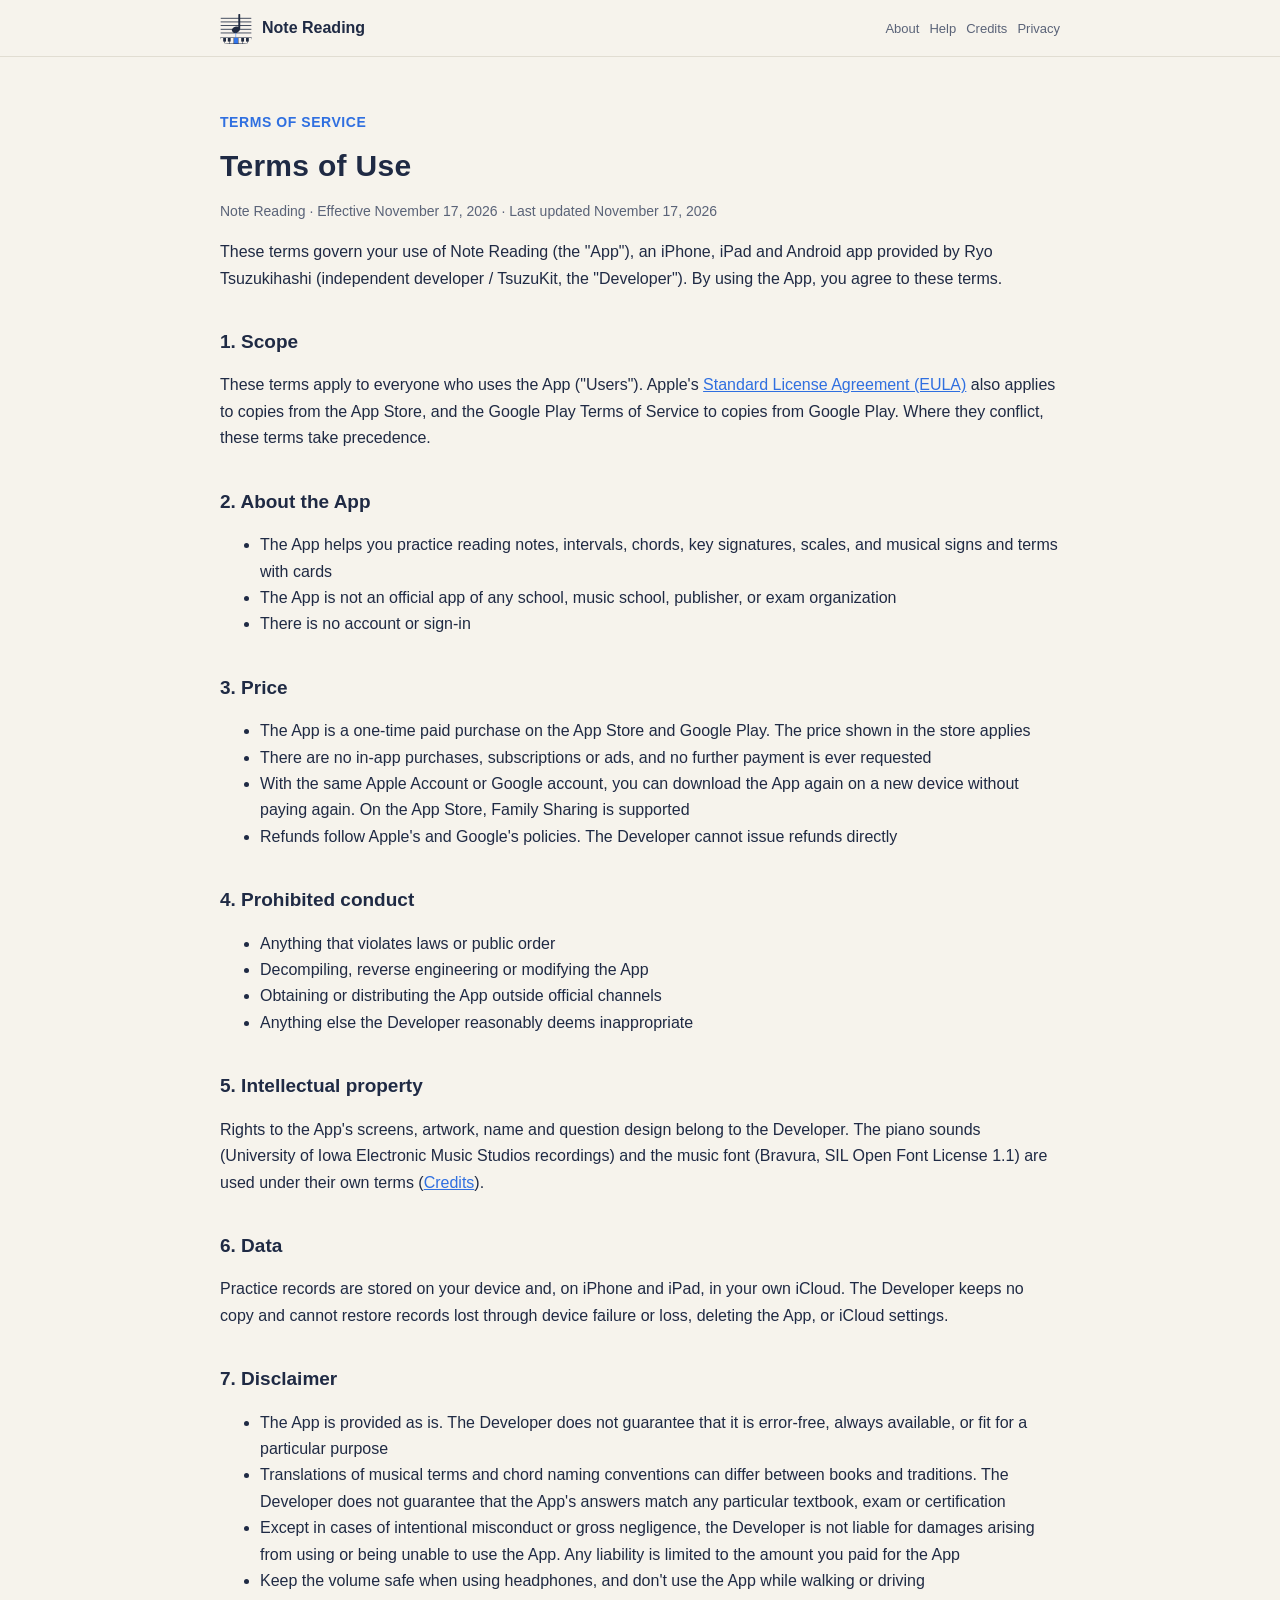
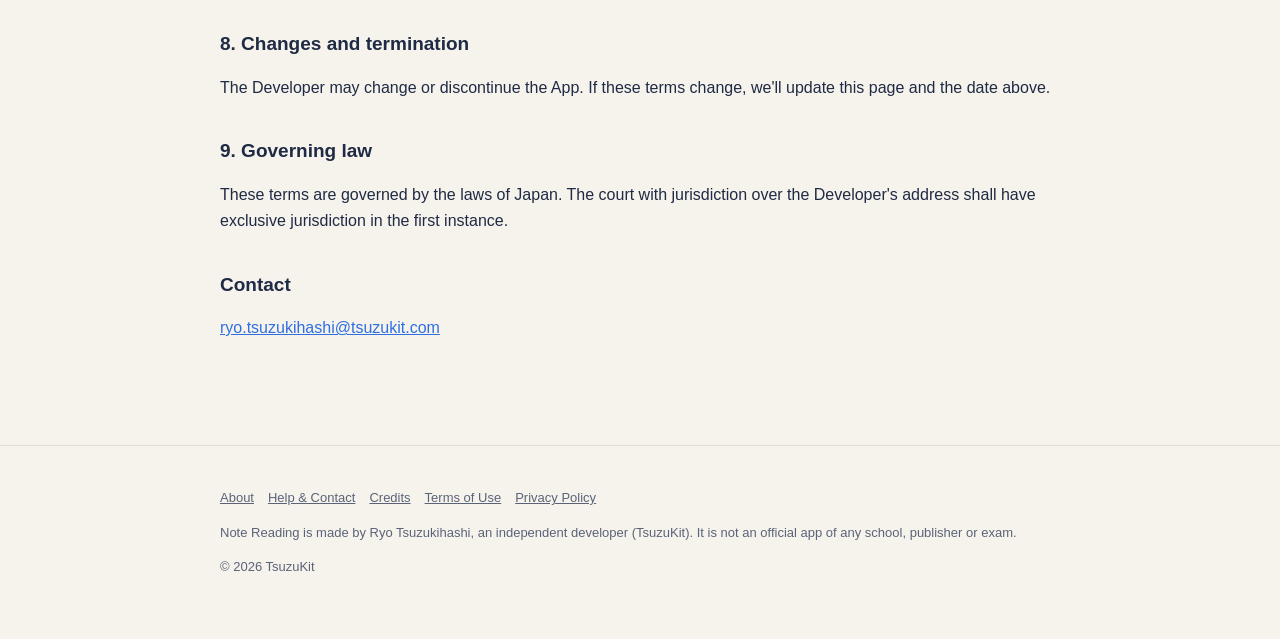
<file: terms.html>
<!DOCTYPE html>
<html lang="ja" data-title-ja="利用規約 - 譜読みカード" data-title-en="Terms of Use - Note Reading">
<head>
<meta charset="UTF-8">
<meta name="viewport" content="width=device-width, initial-scale=1">
<script>(function(){var l=navigator.languages&&navigator.languages.length?navigator.languages:[navigator.language||"ja"],p="en";for(var i=0;i<l.length;i++){var c=String(l[i]).toLowerCase();if(c.indexOf("ja")===0){p="ja";break}if(c.indexOf("en")===0){p="en";break}}var d=document.documentElement;d.lang=p;var t=d.getAttribute("data-title-"+p);if(t){document.title=t}})();</script>
<title>利用規約 - 譜読みカード</title>
<meta name="description" content="譜読みカードの利用規約。 / Terms of Use for Note Reading.">
<meta property="og:title" content="利用規約 - 譜読みカード">
<meta property="og:description" content="譜読みカードの利用規約。">
<meta property="og:type" content="website">
<meta property="og:url" content="https://fuyomi.tsuzukit.com/terms.html">
<meta property="og:image" content="https://fuyomi.tsuzukit.com/assets/og.jpg">
<link rel="icon" href="assets/icon.png">
<link rel="apple-touch-icon" href="assets/icon.png">
<link rel="stylesheet" href="style.css">
</head>
<body>
<div data-l="ja" lang="ja">
<header class="site"><div class="wrap">
<a class="brand" href="./"><img src="assets/icon.png" alt="" width="32" height="32">譜読みカード</a>
<nav class="site"><a href="./">紹介</a><a href="support.html">使い方</a><a href="sources.html">出典</a><a href="privacy.html">プライバシー</a></nav>
</div></header>
<main class="wrap">
<article class="doc">
<p class="eyebrow">TERMS OF SERVICE</p>
<h1>利用規約</h1>
<p class="meta">譜読みカード／制定日 2026年11月17日／改定日 2026年11月17日</p>
<p>この規約は、續橋涼（個人開発者 / TsuzuKit。以下「開発者」）が提供する iPhone・iPad・Android アプリ「譜読みカード」（以下「本アプリ」）を使うときの決まりです。本アプリを使った時点で、この規約に同意したものとします。</p>
<h2>第1条（適用）</h2>
<p>この規約は、本アプリを使うすべての方（以下「利用者」）に適用されます。App Store から入れた本アプリには、Apple が定める<a href="https://www.apple.com/legal/internet-services/itunes/dev/stdeula/">標準のライセンス契約（EULA）</a>も、Google Play から入れた本アプリには Google Play の利用規約も、あわせて適用されます。この規約とそれらが食い違うときは、この規約を優先します。</p>
<h2>第2条（本アプリについて）</h2>
<ul>
<li>本アプリは、楽譜の音符・音程・和音・調号・音階・記号と用語を、カードで練習するための学習アプリです</li>
<li>本アプリは、学校・教室・出版社・検定や試験の団体の公式アプリではありません</li>
<li>アカウント登録やログインはありません</li>
</ul>
<h2>第3条（料金）</h2>
<ul>
<li>本アプリは、App Store・Google Play で購入する買い切りの有料アプリです。価格はストアに表示されるものが正です</li>
<li>アプリ内課金、サブスクリプション、広告はありません。購入したあとに追加の支払いを求めることはありません</li>
<li>同じ Apple アカウント・Google アカウントであれば、機種変更やアプリの入れ直しのときに、もう一度お支払いいただかずにダウンロードできます。App Store ではファミリー共有で家族と使えます</li>
<li>返金は Apple・Google の規定に従います。開発者が直接返金することはできません</li>
</ul>
<h2>第4条（禁止事項）</h2>
<p>本アプリを使うとき、次のことをしてはいけません。</p>
<ul>
<li>法令や公序良俗に反すること</li>
<li>本アプリを分解・解析・改変すること</li>
<li>本アプリを正規の方法以外で入手したり、配ったりすること</li>
<li>そのほか、開発者が不適切と判断すること</li>
</ul>
<h2>第5条（知的財産）</h2>
<p>本アプリの画面・絵・名前・問題の作り方についての権利は、開発者にあります。ピアノの音（アイオワ大学 電子音楽スタジオの録音）と楽譜の書体（Bravura・SIL Open Font License 1.1）は、それぞれの出典の条件に従います（<a href="sources.html">素材の出典</a>）。</p>
<h2>第6条（データ）</h2>
<p>練習の記録は、利用者の端末と、iPhone・iPad では利用者自身の iCloud に保存され、開発者はその控えを持っていません。端末の故障や紛失、アプリの削除、iCloud の設定などで消えても、開発者は元に戻すことができません。</p>
<h2>第7条（免責事項）</h2>
<ul>
<li>本アプリは、そのままの状態で提供します。開発者は、本アプリに誤りがないこと、いつでも使えること、特定の目的に合うことを保証しません</li>
<li>音楽用語の訳や和音の呼び方は、本や流派によって異なることがあります。本アプリの答えが、特定の教科書・検定・試験の基準と一致することを保証しません</li>
<li>本アプリを使ったこと、または使えなかったことで利用者に損害が生じても、開発者に故意または重大な過失がある場合を除き、開発者は責任を負いません。責任を負う場合も、利用者が本アプリに支払った金額を上限とします</li>
<li>イヤホンで聞くときは、音量に気をつけてください。歩きながら・運転中など、周りに注意が要る場面では使わないでください</li>
</ul>
<h2>第8条（変更と終了）</h2>
<p>開発者は、本アプリの内容を変えること、提供を終えることがあります。この規約を変えるときは、このページを書きかえ、上の改定日を新しくします。</p>
<h2>第9条（準拠法と裁判所）</h2>
<p>この規約は日本法に従います。本アプリについての争いは、開発者の住所地を管轄する裁判所を、第一審の専属的な合意管轄裁判所とします。</p>
<h2>お問い合わせ</h2>
<p><a href="mailto:ryo.tsuzukihashi@tsuzukit.com">ryo.tsuzukihashi@tsuzukit.com</a></p>
</article>
</main>
<footer class="site"><div class="wrap">
<p><a href="./">紹介</a><a href="support.html">使い方とお問い合わせ</a><a href="sources.html">素材の出典</a><a href="terms.html">利用規約</a><a href="privacy.html">プライバシーポリシー</a></p>
<p>譜読みカードは、個人開発者の續橋涼（TsuzuKit）が作っているアプリです。学校・教室・出版社・検定の公式アプリではありません。</p>
<p>© 2026 TsuzuKit</p>
</div></footer>
</div>
<div data-l="en" lang="en">
<header class="site"><div class="wrap">
<a class="brand" href="./"><img src="assets/icon.png" alt="" width="32" height="32">Note Reading</a>
<nav class="site"><a href="./">About</a><a href="support.html">Help</a><a href="sources.html">Credits</a><a href="privacy.html">Privacy</a></nav>
</div></header>
<main class="wrap">
<article class="doc">
<p class="eyebrow">TERMS OF SERVICE</p>
<h1>Terms of Use</h1>
<p class="meta">Note Reading · Effective November 17, 2026 · Last updated November 17, 2026</p>
<p>These terms govern your use of Note Reading (the "App"), an iPhone, iPad and Android app provided by Ryo Tsuzukihashi (independent developer / TsuzuKit, the "Developer"). By using the App, you agree to these terms.</p>
<h2>1. Scope</h2>
<p>These terms apply to everyone who uses the App ("Users"). Apple's <a href="https://www.apple.com/legal/internet-services/itunes/dev/stdeula/">Standard License Agreement (EULA)</a> also applies to copies from the App Store, and the Google Play Terms of Service to copies from Google Play. Where they conflict, these terms take precedence.</p>
<h2>2. About the App</h2>
<ul>
<li>The App helps you practice reading notes, intervals, chords, key signatures, scales, and musical signs and terms with cards</li>
<li>The App is not an official app of any school, music school, publisher, or exam organization</li>
<li>There is no account or sign-in</li>
</ul>
<h2>3. Price</h2>
<ul>
<li>The App is a one-time paid purchase on the App Store and Google Play. The price shown in the store applies</li>
<li>There are no in-app purchases, subscriptions or ads, and no further payment is ever requested</li>
<li>With the same Apple Account or Google account, you can download the App again on a new device without paying again. On the App Store, Family Sharing is supported</li>
<li>Refunds follow Apple's and Google's policies. The Developer cannot issue refunds directly</li>
</ul>
<h2>4. Prohibited conduct</h2>
<ul>
<li>Anything that violates laws or public order</li>
<li>Decompiling, reverse engineering or modifying the App</li>
<li>Obtaining or distributing the App outside official channels</li>
<li>Anything else the Developer reasonably deems inappropriate</li>
</ul>
<h2>5. Intellectual property</h2>
<p>Rights to the App's screens, artwork, name and question design belong to the Developer. The piano sounds (University of Iowa Electronic Music Studios recordings) and the music font (Bravura, SIL Open Font License 1.1) are used under their own terms (<a href="sources.html">Credits</a>).</p>
<h2>6. Data</h2>
<p>Practice records are stored on your device and, on iPhone and iPad, in your own iCloud. The Developer keeps no copy and cannot restore records lost through device failure or loss, deleting the App, or iCloud settings.</p>
<h2>7. Disclaimer</h2>
<ul>
<li>The App is provided as is. The Developer does not guarantee that it is error-free, always available, or fit for a particular purpose</li>
<li>Translations of musical terms and chord naming conventions can differ between books and traditions. The Developer does not guarantee that the App's answers match any particular textbook, exam or certification</li>
<li>Except in cases of intentional misconduct or gross negligence, the Developer is not liable for damages arising from using or being unable to use the App. Any liability is limited to the amount you paid for the App</li>
<li>Keep the volume safe when using headphones, and don't use the App while walking or driving</li>
</ul>
<h2>8. Changes and termination</h2>
<p>The Developer may change or discontinue the App. If these terms change, we'll update this page and the date above.</p>
<h2>9. Governing law</h2>
<p>These terms are governed by the laws of Japan. The court with jurisdiction over the Developer's address shall have exclusive jurisdiction in the first instance.</p>
<h2>Contact</h2>
<p><a href="mailto:ryo.tsuzukihashi@tsuzukit.com">ryo.tsuzukihashi@tsuzukit.com</a></p>
</article>
</main>
<footer class="site"><div class="wrap">
<p><a href="./">About</a><a href="support.html">Help & Contact</a><a href="sources.html">Credits</a><a href="terms.html">Terms of Use</a><a href="privacy.html">Privacy Policy</a></p>
<p>Note Reading is made by Ryo Tsuzukihashi, an independent developer (TsuzuKit). It is not an official app of any school, publisher or exam.</p>
<p>© 2026 TsuzuKit</p>
</div></footer>
</div>
</body>
</html>
</file>
<file: style.css>
/* 譜読みカード — 五線紙の生成り・譜面の紺・青（アプリの Theme と同じ。青はいちばん押すものと、いま読む音だけ） */
:root {
  --paper: #f6f3ec; --card: #fffefa; --ink: #1f2a44; --sub: #5a6378; --line: #e1ddd2;
  --vermilion: #2f6fe0; --vermilion-soft: #e3ecfc; --navy: #2f6fe0; --correct: #23794b;
}
@media (prefers-color-scheme: dark) {
  :root { --paper: #111318; --card: #1b1e25; --ink: #e9edf5; --sub: #a6aec0; --line: #2c313b;
    --vermilion: #7aa2ff; --vermilion-soft: #1d2b4a; --navy: #7aa2ff; --correct: #6fd39a; }
}
* { box-sizing: border-box; }
html { -webkit-text-size-adjust: 100%; }
body { margin: 0; background: var(--paper); color: var(--ink); line-height: 1.8;
  font-family: -apple-system, BlinkMacSystemFont, "Hiragino Sans", "Hiragino Kaku Gothic ProN", "Noto Sans JP", sans-serif; }
a { color: var(--navy); }
.wrap { max-width: 880px; margin: 0 auto; padding: 0 20px; }
header.site { border-bottom: 1px solid var(--line); background: var(--paper); position: sticky; top: 0; z-index: 5; }
header.site .wrap { display: flex; align-items: center; gap: 16px; min-height: 56px; }
.brand { display: flex; align-items: center; gap: 10px; font-weight: 800; text-decoration: none; color: var(--ink); margin-right: auto; }
.brand img { width: 32px; height: 32px; border-radius: 8px; }
nav.site a { font-size: 14px; text-decoration: none; color: var(--sub); margin-left: 14px; white-space: nowrap; }
nav.site a:hover { color: var(--ink); }
.hero { padding: 56px 0 40px; display: grid; gap: 32px; align-items: center; }
@media (min-width: 760px) { .hero { grid-template-columns: 1.1fr 0.9fr; } }
.eyebrow { color: var(--vermilion); font-weight: 700; font-size: 14px; letter-spacing: 0.04em; }
h1 { font-size: clamp(30px, 6vw, 46px); line-height: 1.35; margin: 8px 0 16px; letter-spacing: 0.01em; }
h2 { font-size: 24px; margin: 56px 0 16px; line-height: 1.5; }
h3 { font-size: 17px; margin: 0 0 6px; }
.lead { font-size: 17px; color: var(--sub); }
.cta { display: inline-block; margin-top: 20px; background: var(--vermilion); color: #ffffff; font-weight: 700; text-decoration: none;
  padding: 14px 26px; border-radius: 16px; }
.note { font-size: 13px; color: var(--sub); }
.hero img { width: 100%; max-width: 320px; height: auto; justify-self: center; }
.grid { display: grid; gap: 14px; }
@media (min-width: 700px) { .grid.two { grid-template-columns: 1fr 1fr; } .grid.three { grid-template-columns: repeat(3, 1fr); } }
.card { background: var(--card); border: 1px solid var(--line); border-radius: 18px; padding: 20px; }
.card.em { background: var(--vermilion-soft); border-color: transparent; }
.steps { counter-reset: step; }
.steps .card { position: relative; padding-left: 62px; }
.steps .card::before { counter-increment: step; content: counter(step); position: absolute; left: 18px; top: 18px; width: 32px; height: 32px;
  border-radius: 50%; border: 2.5px solid var(--vermilion); color: var(--vermilion); font-weight: 800; display: grid; place-items: center; }
table { width: 100%; border-collapse: collapse; background: var(--card); border: 1px solid var(--line); border-radius: 14px; overflow: hidden; }
th, td { text-align: left; padding: 12px 14px; border-bottom: 1px solid var(--line); vertical-align: top; font-size: 15px; }
th { width: 34%; color: var(--sub); font-weight: 600; }
tr:last-child th, tr:last-child td { border-bottom: none; }
.doc { padding: 40px 0 24px; }
.doc h1 { font-size: 30px; }
.doc h2 { font-size: 19px; margin: 36px 0 10px; }
.doc .meta { color: var(--sub); font-size: 14px; }
.doc .summary { background: var(--vermilion-soft); border-radius: 16px; padding: 18px 20px; margin: 20px 0; }
details { background: var(--card); border: 1px solid var(--line); border-radius: 14px; padding: 14px 18px; }
details + details { margin-top: 10px; }
summary { font-weight: 700; cursor: pointer; }
footer.site { border-top: 1px solid var(--line); margin-top: 64px; padding: 28px 0 48px; color: var(--sub); font-size: 13px; }
footer.site a { color: var(--sub); margin-right: 14px; }
.qid { font-family: ui-monospace, SFMono-Regular, Menlo, monospace; background: var(--card); border: 1px solid var(--line);
  border-radius: 8px; padding: 2px 8px; }
/* 端末の言語に合うほうだけ見せる（build.py が両方を1ページに入れる） */
html[lang="ja"] [data-l="en"], html[lang="en"] [data-l="ja"] { display: none; }
[lang="en"] { line-height: 1.65; }
[lang="en"] h1 { line-height: 1.2; }
[lang="en"] nav.site a { font-size: 13px; margin-left: 10px; }
@media (max-width: 480px) { nav.site a { font-size: 12px; margin-left: 8px; } header.site .wrap { gap: 4px; } .brand { gap: 7px; font-size: 15px; } }
.brand { white-space: nowrap; flex-shrink: 0; }
/* 幅の狭い画面では、上の帯の「紹介」を出さない（左のアプリ名が同じ行き先） */
@media (max-width: 480px) { nav.site a:first-child { display: none; } }
</file>
